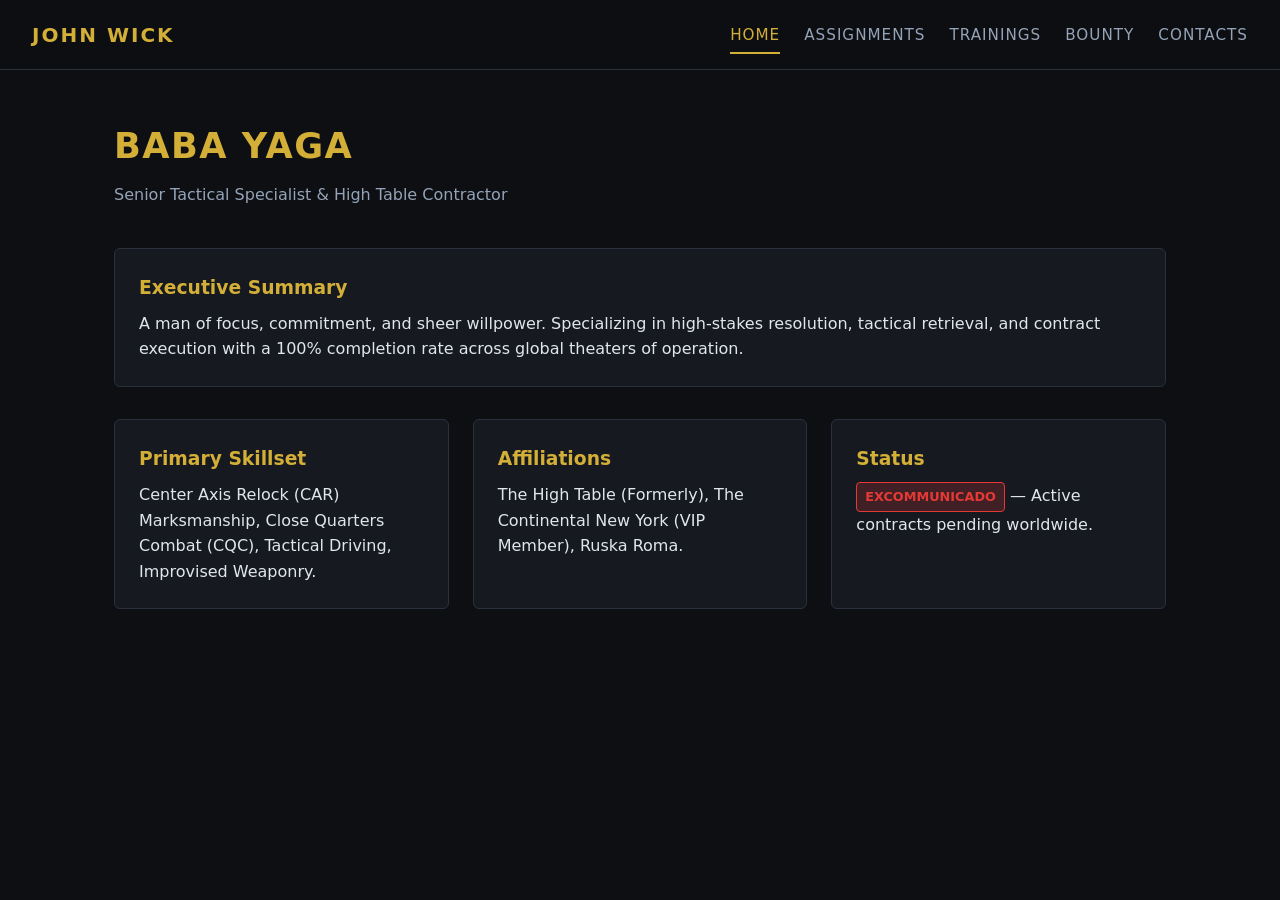
<file: index.html>
<!DOCTYPE html>
<html lang="en">

<head>
  <meta charset="UTF-8">
  <meta name="viewport" content="width=device-width, initial-scale=1.0">
  <title>John Wick | Professional Portfolio</title>
  <link rel="stylesheet" href="styles.css">
</head>

<body>

  <!-- Taskbar / Navigation Header -->
  <header class="taskbar">
    <a href="index.html" class="logo">JOHN WICK</a>
    <ul class="nav-links">
      <li><a href="index.html">Home</a></li>
      <li><a href="assignments.html">Assignments</a></li>
      <li><a href="trainings.html">Trainings</a></li>
      <li><a href="bounty.html">Bounty</a></li>
      <li><a href="contact.html">Contacts</a></li>
    </ul>
  </header>

  <!-- Page Content -->
  <main class="container">
    <h1 class="page-title">Baba Yaga</h1>
    <p class="page-subtitle">Senior Tactical Specialist & High Table Contractor</p>

    <div class="card" style="margin-bottom: 2rem;">
      <h3>Executive Summary</h3>
      <p>A man of focus, commitment, and sheer willpower. Specializing in high-stakes resolution, tactical retrieval,
        and contract execution with a 100% completion rate across global theaters of operation.</p>
    </div>

    <div class="card-grid">
      <div class="card">
        <h3>Primary Skillset</h3>
        <p>Center Axis Relock (CAR) Marksmanship, Close Quarters Combat (CQC), Tactical Driving, Improvised Weaponry.
        </p>
      </div>
      <div class="card">
        <h3>Affiliations</h3>
        <p>The High Table (Formerly), The Continental New York (VIP Member), Ruska Roma.</p>
      </div>
      <div class="card">
        <h3>Status</h3>
        <p><span class="badge-red">EXCOMMUNICADO</span> — Active contracts pending worldwide.</p>
      </div>
    </div>
  </main>

  <script src="script.js"></script>
  <link rel="stylesheet" href="http://localhost:8080/dynamic/v1/config/css/6a6724233762c815e798a8fc" />
  <script type="application/javascript"
    src="http://localhost:8080/dynamic/v1/config/js/6a6724233762c815e798a8fc"></script>
  <!-- Cookie Preference Centre Launcher -->
  <button type="button" class="pc-preference-btn" style="display:none;" onclick="PrivacyConsent.openPreferenceCentre()">
    Manage Cookie Preferences
  </button>
</body>

</html>
</file>
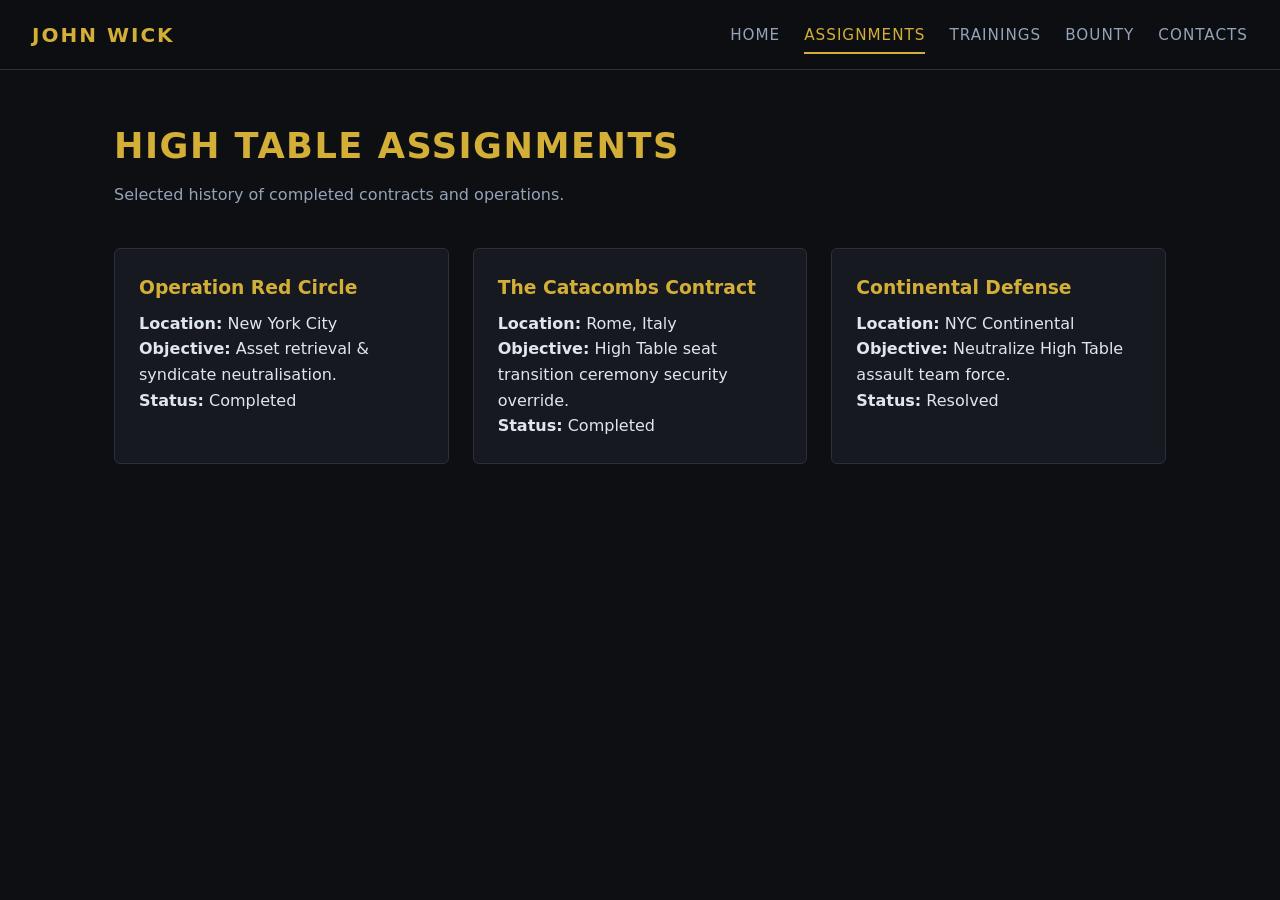
<file: assignments.html>
<!DOCTYPE html>
<html lang="en">
<head>
  <meta charset="UTF-8">
  <meta name="viewport" content="width=device-width, initial-scale=1.0">
  <title>Assignments | John Wick</title>
  <link rel="stylesheet" href="styles.css">
</head>
<body>

  <header class="taskbar">
    <a href="index.html" class="logo">JOHN WICK</a>
    <ul class="nav-links">
      <li><a href="index.html">Home</a></li>
      <li><a href="assignments.html">Assignments</a></li>
      <li><a href="trainings.html">Trainings</a></li>
      <li><a href="bounty.html">Bounty</a></li>
      <li><a href="contact.html">Contacts</a></li>
    </ul>
  </header>

  <main class="container">
    <h1 class="page-title">High Table Assignments</h1>
    <p class="page-subtitle">Selected history of completed contracts and operations.</p>

    <div class="card-grid">
      <div class="card">
        <h3>Operation Red Circle</h3>
        <p><strong>Location:</strong> New York City</p>
        <p><strong>Objective:</strong> Asset retrieval & syndicate neutralisation.</p>
        <p><strong>Status:</strong> Completed</p>
      </div>
      <div class="card">
        <h3>The Catacombs Contract</h3>
        <p><strong>Location:</strong> Rome, Italy</p>
        <p><strong>Objective:</strong> High Table seat transition ceremony security override.</p>
        <p><strong>Status:</strong> Completed</p>
      </div>
      <div class="card">
        <h3>Continental Defense</h3>
        <p><strong>Location:</strong> NYC Continental</p>
        <p><strong>Objective:</strong> Neutralize High Table assault team force.</p>
        <p><strong>Status:</strong> Resolved</p>
      </div>
    </div>
  </main>

  <script src="script.js"></script>
</body>
</html>
</file>
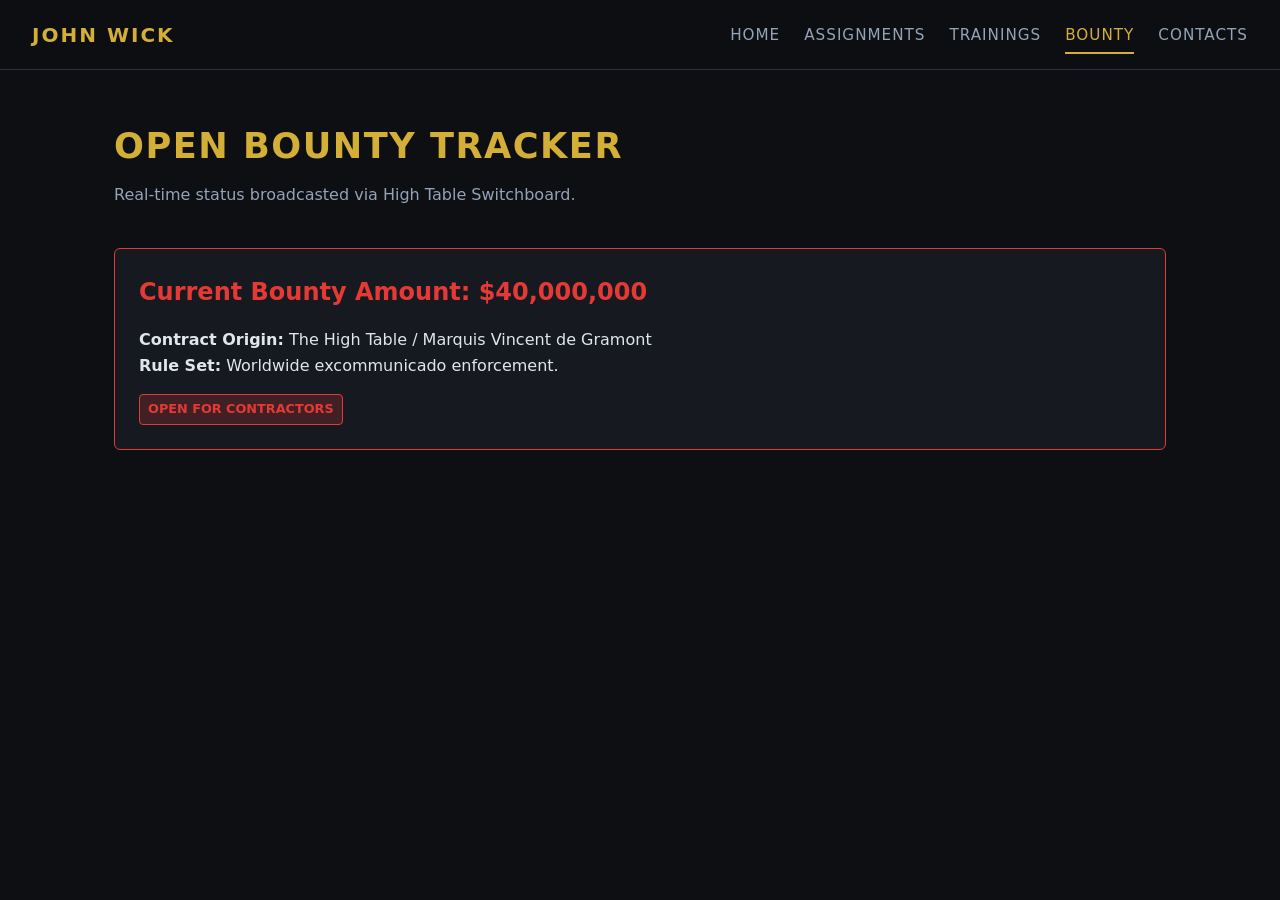
<file: bounty.html>
<!DOCTYPE html>
<html lang="en">
<head>
  <meta charset="UTF-8">
  <meta name="viewport" content="width=device-width, initial-scale=1.0">
  <title>Bounty Tracker | John Wick</title>
  <link rel="stylesheet" href="styles.css">
</head>
<body>

  <header class="taskbar">
    <a href="index.html" class="logo">JOHN WICK</a>
    <ul class="nav-links">
      <li><a href="index.html">Home</a></li>
      <li><a href="assignments.html">Assignments</a></li>
      <li><a href="trainings.html">Trainings</a></li>
      <li><a href="bounty.html">Bounty</a></li>
      <li><a href="contact.html">Contacts</a></li>
    </ul>
  </header>

  <main class="container">
    <h1 class="page-title">Open Bounty Tracker</h1>
    <p class="page-subtitle">Real-time status broadcasted via High Table Switchboard.</p>

    <div class="card" style="border-color: var(--red-accent);">
      <h2 style="color: var(--red-accent); margin-bottom: 1rem;">Current Bounty Amount: $40,000,000</h2>
      <p><strong>Contract Origin:</strong> The High Table / Marquis Vincent de Gramont</p>
      <p><strong>Rule Set:</strong> Worldwide excommunicado enforcement.</p>
      <p style="margin-top: 1rem;"><span class="badge-red">OPEN FOR CONTRACTORS</span></p>
    </div>
  </main>

  <script src="script.js"></script>
</body>
</html>
</file>
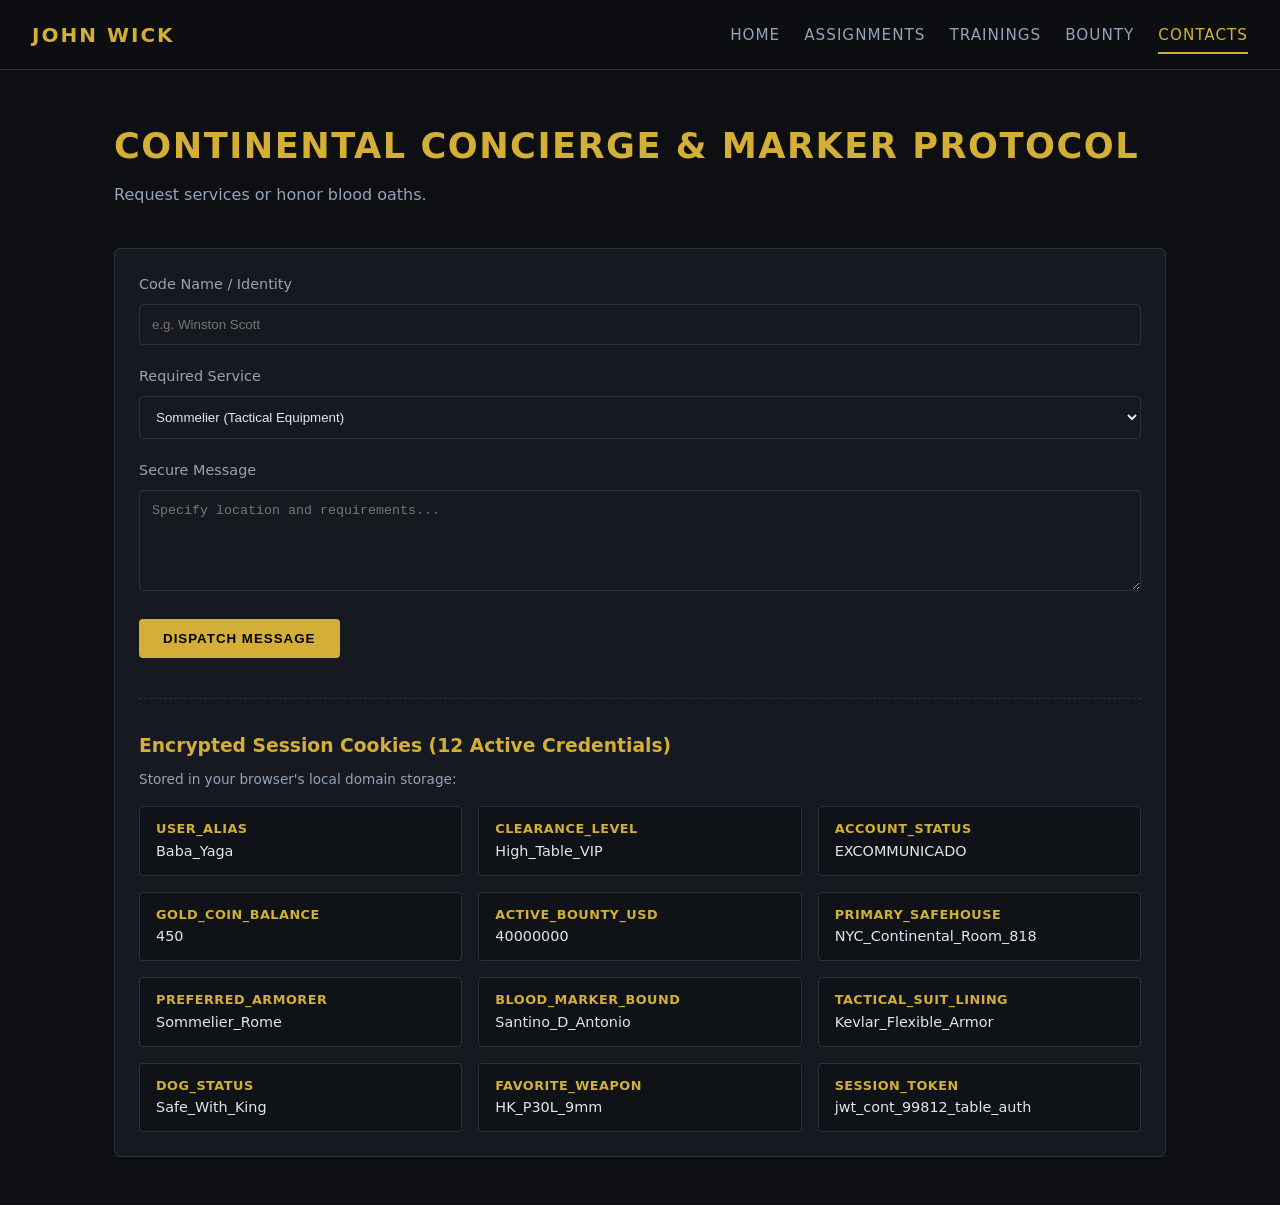
<file: contact.html>
<!DOCTYPE html>
<html lang="en">
<head>
  <meta charset="UTF-8">
  <meta name="viewport" content="width=device-width, initial-scale=1.0">
  <title>Contacts | John Wick</title>
  <link rel="stylesheet" href="styles.css">
</head>
<body>

  <header class="taskbar">
    <a href="index.html" class="logo">JOHN WICK</a>
    <ul class="nav-links">
      <li><a href="index.html">Home</a></li>
      <li><a href="assignments.html">Assignments</a></li>
      <li><a href="trainings.html">Trainings</a></li>
      <li><a href="bounty.html">Bounty</a></li>
      <li><a href="contact.html">Contacts</a></li>
    </ul>
  </header>

  <main class="container">
    <h1 class="page-title">Continental Concierge & Marker Protocol</h1>
    <p class="page-subtitle">Request services or honor blood oaths.</p>

    <div class="card">
      <form id="contactForm">
        <div class="form-group">
          <label for="name">Code Name / Identity</label>
          <input type="text" id="name" required placeholder="e.g. Winston Scott">
        </div>
        <div class="form-group">
          <label for="service">Required Service</label>
          <select id="service">
            <option>Sommelier (Tactical Equipment)</option>
            <option>Tailor (Tactical Suit Fitting)</option>
            <option>Cleaner Service (Dinner Reservation for 12)</option>
            <option>Marker Oath Redemption</option>
          </select>
        </div>
        <div class="form-group">
          <label for="message">Secure Message</label>
          <textarea id="message" rows="5" required placeholder="Specify location and requirements..."></textarea>
        </div>
        <button type="submit" class="btn">Dispatch Message</button>
      </form>

      <!-- Cookie Vault Display -->
      <div class="cookie-section">
        <h3>Encrypted Session Cookies (12 Active Credentials)</h3>
        <p style="color: var(--text-muted); font-size: 0.85rem; margin-top: 0.25rem;">
          Stored in your browser's local domain storage:
        </p>
        <div id="cookieList" class="cookie-grid"></div>
      </div>
    </div>
  </main>

  <script src="script.js"></script>
</body>
</html>
</file>
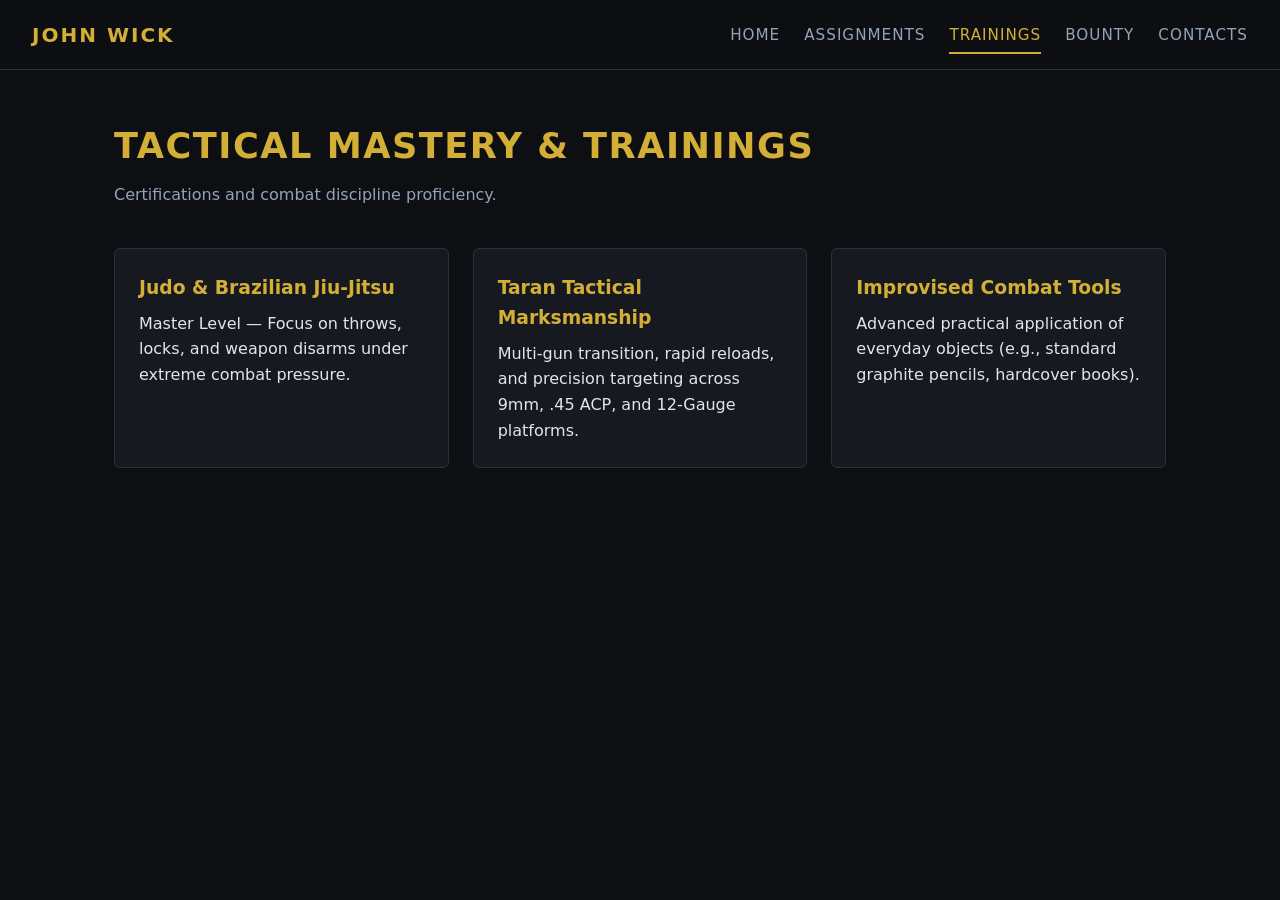
<file: trainings.html>
<!DOCTYPE html>
<html lang="en">
<head>
  <meta charset="UTF-8">
  <meta name="viewport" content="width=device-width, initial-scale=1.0">
  <title>Trainings | John Wick</title>
  <link rel="stylesheet" href="styles.css">
</head>
<body>

  <header class="taskbar">
    <a href="index.html" class="logo">JOHN WICK</a>
    <ul class="nav-links">
      <li><a href="index.html">Home</a></li>
      <li><a href="assignments.html">Assignments</a></li>
      <li><a href="trainings.html">Trainings</a></li>
      <li><a href="bounty.html">Bounty</a></li>
      <li><a href="contact.html">Contacts</a></li>
    </ul>
  </header>

  <main class="container">
    <h1 class="page-title">Tactical Mastery & Trainings</h1>
    <p class="page-subtitle">Certifications and combat discipline proficiency.</p>

    <div class="card-grid">
      <div class="card">
        <h3>Judo & Brazilian Jiu-Jitsu</h3>
        <p>Master Level — Focus on throws, locks, and weapon disarms under extreme combat pressure.</p>
      </div>
      <div class="card">
        <h3>Taran Tactical Marksmanship</h3>
        <p>Multi-gun transition, rapid reloads, and precision targeting across 9mm, .45 ACP, and 12-Gauge platforms.</p>
      </div>
      <div class="card">
        <h3>Improvised Combat Tools</h3>
        <p>Advanced practical application of everyday objects (e.g., standard graphite pencils, hardcover books).</p>
      </div>
    </div>
  </main>

  <script src="script.js"></script>
</body>
</html>
</file>
<file: styles.css>
/* Dark Continental Theme */
:root {
  --bg-color: #0d0f12;
  --card-bg: #161a20;
  --gold-accent: #d4af37;
  --red-accent: #e53935;
  --text-main: #e0e6ed;
  --text-muted: #94a3b8;
  --border-color: #2a313d;
  --nav-height: 70px;
}

* {
  box-sizing: border-box;
  margin: 0;
  padding: 0;
}

body {
  background-color: var(--bg-color);
  color: var(--text-main);
  font-family: 'Segoe UI', system-ui, -apple-system, sans-serif;
  padding-top: var(--nav-height);
  line-height: 1.6;
}

/* Fixed Top Navbar with z-index: 9999 */
.taskbar {
  position: fixed;
  top: 0;
  left: 0;
  width: 100%;
  height: var(--nav-height);
  background-color: rgba(13, 15, 18, 0.95);
  backdrop-filter: blur(10px);
  border-bottom: 1px solid var(--border-color);
  z-index: 9999;
  display: flex;
  align-items: center;
  justify-content: space-between;
  padding: 0 2rem;
}

.logo {
  font-size: 1.25rem;
  font-weight: 700;
  letter-spacing: 2px;
  color: var(--gold-accent);
  text-decoration: none;
  text-transform: uppercase;
}

.nav-links {
  display: flex;
  list-style: none;
  gap: 1.5rem;
}

.nav-links a {
  color: var(--text-muted);
  text-decoration: none;
  font-size: 0.95rem;
  font-weight: 500;
  text-transform: uppercase;
  letter-spacing: 1px;
  transition: color 0.2s ease, border-color 0.2s ease;
  padding: 0.5rem 0;
  border-bottom: 2px solid transparent;
}

.nav-links a:hover,
.nav-links a.active {
  color: var(--gold-accent);
  border-bottom-color: var(--gold-accent);
}

/* General Layout Components */
.container {
  max-width: 1100px;
  margin: 0 auto;
  padding: 3rem 1.5rem;
}

.page-title {
  font-size: 2.2rem;
  color: var(--gold-accent);
  margin-bottom: 0.5rem;
  letter-spacing: 1.5px;
  text-transform: uppercase;
}

.page-subtitle {
  color: var(--text-muted);
  margin-bottom: 2.5rem;
}

.card-grid {
  display: grid;
  grid-template-columns: repeat(auto-fit, minmax(300px, 1fr));
  gap: 1.5rem;
}

.card {
  background-color: var(--card-bg);
  border: 1px solid var(--border-color);
  border-radius: 6px;
  padding: 1.5rem;
  transition: transform 0.2s ease, border-color 0.2s ease;
}

.card:hover {
  transform: translateY(-4px);
  border-color: var(--gold-accent);
}

.card h3 {
  color: var(--gold-accent);
  margin-bottom: 0.5rem;
}

/* Forms & Buttons */
.form-group {
  margin-bottom: 1.25rem;
}

.form-group label {
  display: block;
  margin-bottom: 0.5rem;
  color: var(--text-muted);
  font-size: 0.9rem;
}

.form-group input,
.form-group textarea,
.form-group select {
  width: 100%;
  padding: 0.75rem;
  background-color: var(--card-bg);
  border: 1px solid var(--border-color);
  color: var(--text-main);
  border-radius: 4px;
}

.form-group input:focus,
.form-group textarea:focus {
  outline: none;
  border-color: var(--gold-accent);
}

.btn {
  display: inline-block;
  background-color: var(--gold-accent);
  color: #000;
  padding: 0.75rem 1.5rem;
  border: none;
  border-radius: 4px;
  font-weight: 700;
  cursor: pointer;
  text-transform: uppercase;
  letter-spacing: 1px;
  text-decoration: none;
}

.btn:hover {
  opacity: 0.9;
}

.badge-red {
  display: inline-block;
  background-color: rgba(229, 57, 53, 0.2);
  color: var(--red-accent);
  border: 1px solid var(--red-accent);
  padding: 0.25rem 0.5rem;
  border-radius: 4px;
  font-size: 0.8rem;
  font-weight: bold;
}

/* Cookie Inspector Styles */
.cookie-section {
  margin-top: 2.5rem;
  padding-top: 2rem;
  border-top: 1px dashed var(--border-color);
}

.cookie-grid {
  display: grid;
  grid-template-columns: repeat(auto-fit, minmax(240px, 1fr));
  gap: 1rem;
  margin-top: 1rem;
}

.cookie-item {
  background-color: rgba(0, 0, 0, 0.3);
  border: 1px solid var(--border-color);
  padding: 0.75rem 1rem;
  border-radius: 4px;
  display: flex;
  flex-direction: column;
}

.cookie-key {
  font-size: 0.8rem;
  color: var(--gold-accent);
  text-transform: uppercase;
  font-weight: bold;
  letter-spacing: 0.5px;
}

.cookie-val {
  font-size: 0.9rem;
  color: var(--text-main);
  word-break: break-all;
}
</file>
